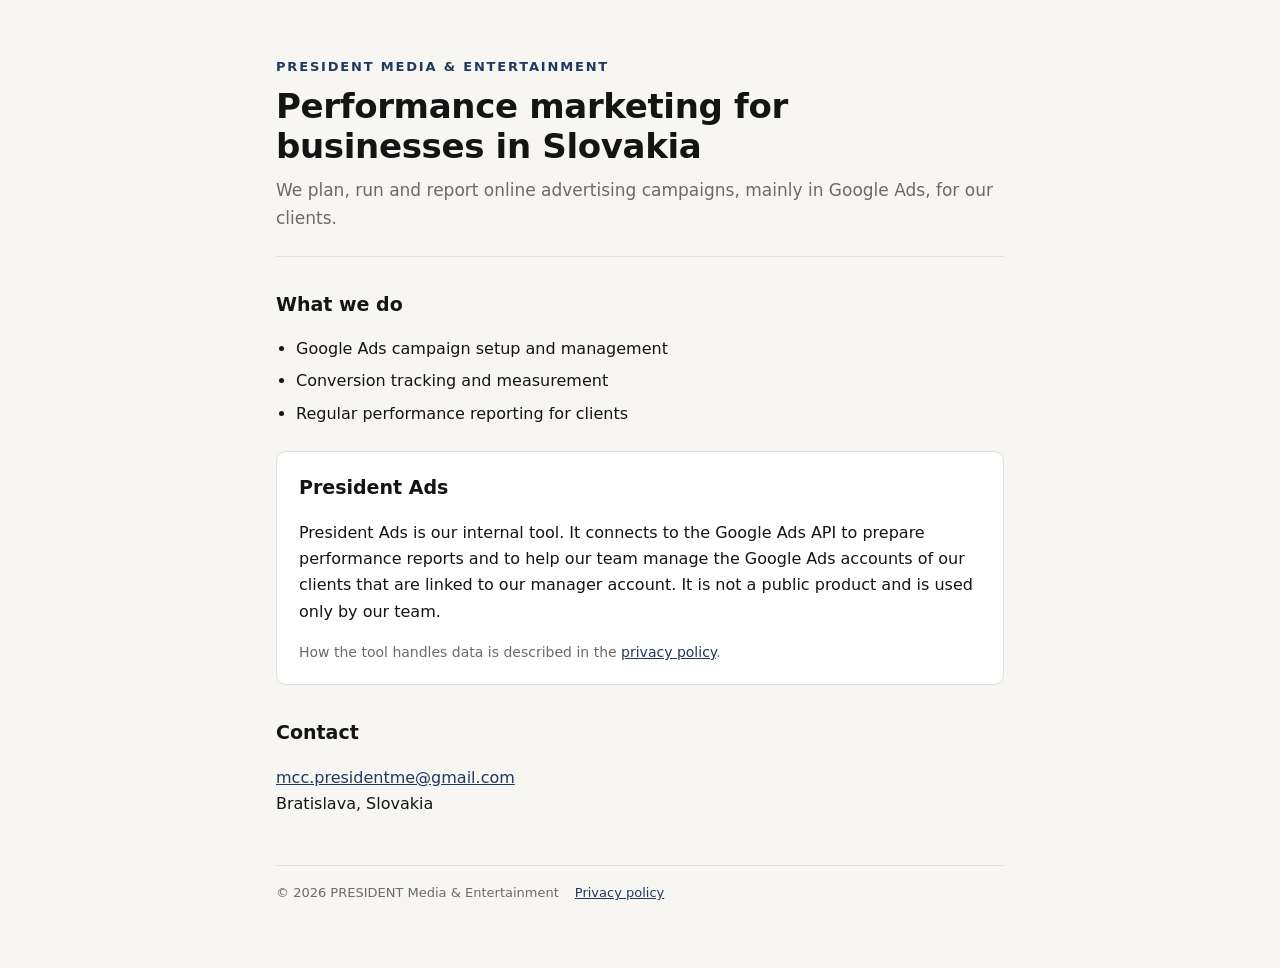
<file: index.html>
<!DOCTYPE html>
<html lang="en">
<head>
<meta charset="utf-8">
<meta name="viewport" content="width=device-width, initial-scale=1">
<title>PRESIDENT Media &amp; Entertainment</title>
<meta name="description" content="Performance marketing and Google Ads management for small and mid-sized businesses in Slovakia.">
<link rel="stylesheet" href="style.css">
</head>
<body>
<div class="wrap">
<header>
  <p class="brand">PRESIDENT Media &amp; Entertainment</p>
  <h1>Performance marketing for businesses in Slovakia</h1>
  <p class="lead">We plan, run and report online advertising campaigns, mainly in Google Ads, for our clients.</p>
</header>

<h2>What we do</h2>
<ul>
  <li>Google Ads campaign setup and management</li>
  <li>Conversion tracking and measurement</li>
  <li>Regular performance reporting for clients</li>
</ul>

<div class="card">
  <h2 style="margin-top:0">President Ads</h2>
  <p>President Ads is our internal tool. It connects to the Google Ads API to prepare performance reports and to help our team manage the Google Ads accounts of our clients that are linked to our manager account. It is not a public product and is used only by our team.</p>
  <p class="muted" style="margin:0">How the tool handles data is described in the <a href="privacy.html">privacy policy</a>.</p>
</div>

<h2>Contact</h2>
<p><a href="mailto:mcc.presidentme@gmail.com">mcc.presidentme@gmail.com</a><br>Bratislava, Slovakia</p>

<footer>
  <span>© 2026 PRESIDENT Media &amp; Entertainment</span>
  <a href="privacy.html">Privacy policy</a>
</footer>
</div>
</body>
</html>
</file>
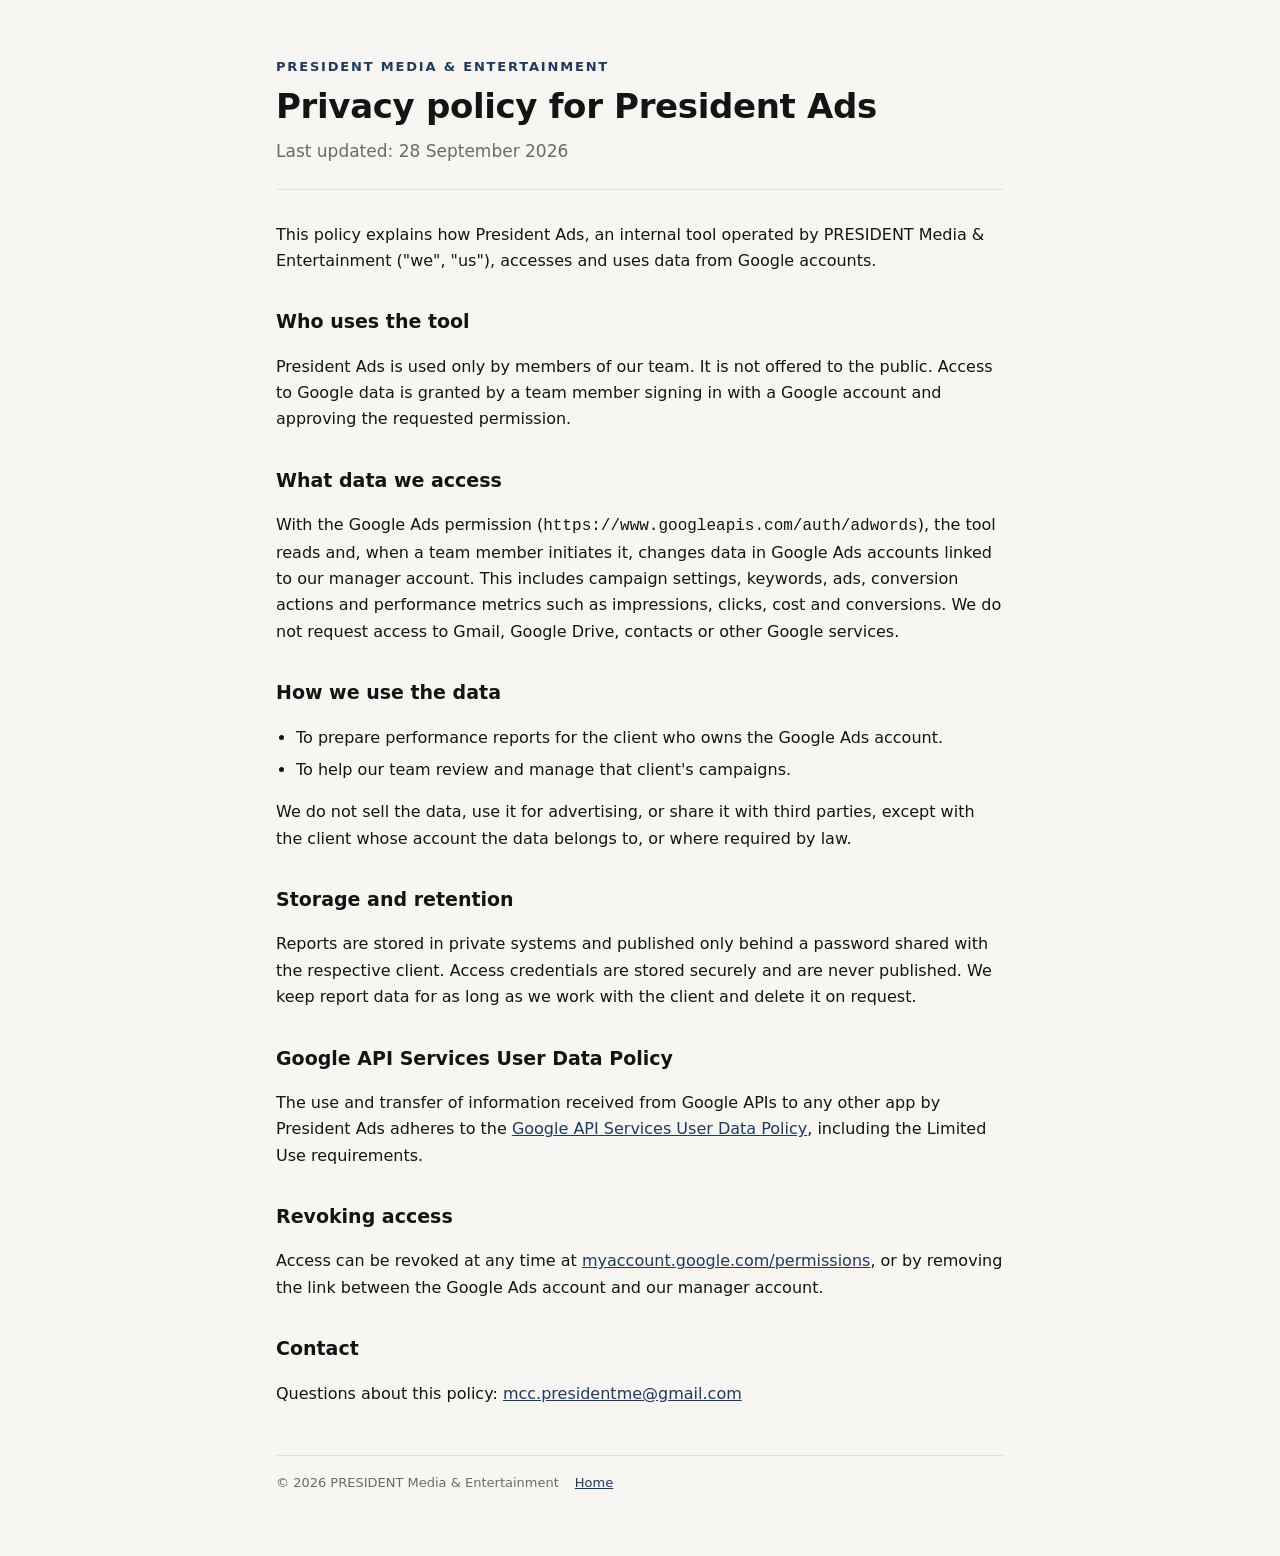
<file: privacy.html>
<!DOCTYPE html>
<html lang="en">
<head>
<meta charset="utf-8">
<meta name="viewport" content="width=device-width, initial-scale=1">
<title>Privacy policy | PRESIDENT Media &amp; Entertainment</title>
<link rel="stylesheet" href="style.css">
</head>
<body>
<div class="wrap">
<header>
  <p class="brand"><a href="./" style="text-decoration:none">PRESIDENT Media &amp; Entertainment</a></p>
  <h1>Privacy policy for President Ads</h1>
  <p class="lead">Last updated: 28 September 2026</p>
</header>

<p>This policy explains how President Ads, an internal tool operated by PRESIDENT Media &amp; Entertainment ("we", "us"), accesses and uses data from Google accounts.</p>

<h2>Who uses the tool</h2>
<p>President Ads is used only by members of our team. It is not offered to the public. Access to Google data is granted by a team member signing in with a Google account and approving the requested permission.</p>

<h2>What data we access</h2>
<p>With the Google Ads permission (<code>https://www.googleapis.com/auth/adwords</code>), the tool reads and, when a team member initiates it, changes data in Google Ads accounts linked to our manager account. This includes campaign settings, keywords, ads, conversion actions and performance metrics such as impressions, clicks, cost and conversions. We do not request access to Gmail, Google Drive, contacts or other Google services.</p>

<h2>How we use the data</h2>
<ul>
  <li>To prepare performance reports for the client who owns the Google Ads account.</li>
  <li>To help our team review and manage that client's campaigns.</li>
</ul>
<p>We do not sell the data, use it for advertising, or share it with third parties, except with the client whose account the data belongs to, or where required by law.</p>

<h2>Storage and retention</h2>
<p>Reports are stored in private systems and published only behind a password shared with the respective client. Access credentials are stored securely and are never published. We keep report data for as long as we work with the client and delete it on request.</p>

<h2>Google API Services User Data Policy</h2>
<p>The use and transfer of information received from Google APIs to any other app by President Ads adheres to the <a href="https://developers.google.com/terms/api-services-user-data-policy">Google API Services User Data Policy</a>, including the Limited Use requirements.</p>

<h2>Revoking access</h2>
<p>Access can be revoked at any time at <a href="https://myaccount.google.com/permissions">myaccount.google.com/permissions</a>, or by removing the link between the Google Ads account and our manager account.</p>

<h2>Contact</h2>
<p>Questions about this policy: <a href="mailto:mcc.presidentme@gmail.com">mcc.presidentme@gmail.com</a></p>

<footer>
  <span>© 2026 PRESIDENT Media &amp; Entertainment</span>
  <a href="./">Home</a>
</footer>
</div>
</body>
</html>
</file>
<file: style.css>
:root{
  --bg:#f7f6f2; --ink:#141414; --muted:#6b6a66; --line:#e2e0d8; --accent:#1f3a5f; --card:#fff;
}
@media (prefers-color-scheme: dark){
  :root{ --bg:#121417; --ink:#ecebe7; --muted:#a3a29d; --line:#2b2e33; --accent:#8fb3e0; --card:#1a1d21; }
}
*{box-sizing:border-box}
body{margin:0;background:var(--bg);color:var(--ink);font:16px/1.65 "Inter",system-ui,-apple-system,"Segoe UI",Roboto,Arial,sans-serif}
.wrap{max-width:760px;margin:0 auto;padding:56px 16px 64px}
header{border-bottom:1px solid var(--line);padding-bottom:24px;margin-bottom:32px}
.brand{font-weight:700;letter-spacing:.14em;text-transform:uppercase;font-size:13px;color:var(--accent);margin:0 0 10px}
h1{font-size:34px;line-height:1.15;margin:0 0 10px;letter-spacing:-.01em}
h2{font-size:19px;margin:32px 0 8px}
p,li{color:var(--ink)}
.lead{color:var(--muted);font-size:17px;margin:0}
ul{padding-left:20px} li{margin-bottom:6px}
a{color:var(--accent)}
.card{background:var(--card);border:1px solid var(--line);border-radius:10px;padding:20px 22px;margin:24px 0}
footer{margin-top:48px;padding-top:16px;border-top:1px solid var(--line);font-size:13px;color:var(--muted);display:flex;gap:16px;flex-wrap:wrap}
.muted{color:var(--muted);font-size:14px}
</file>
